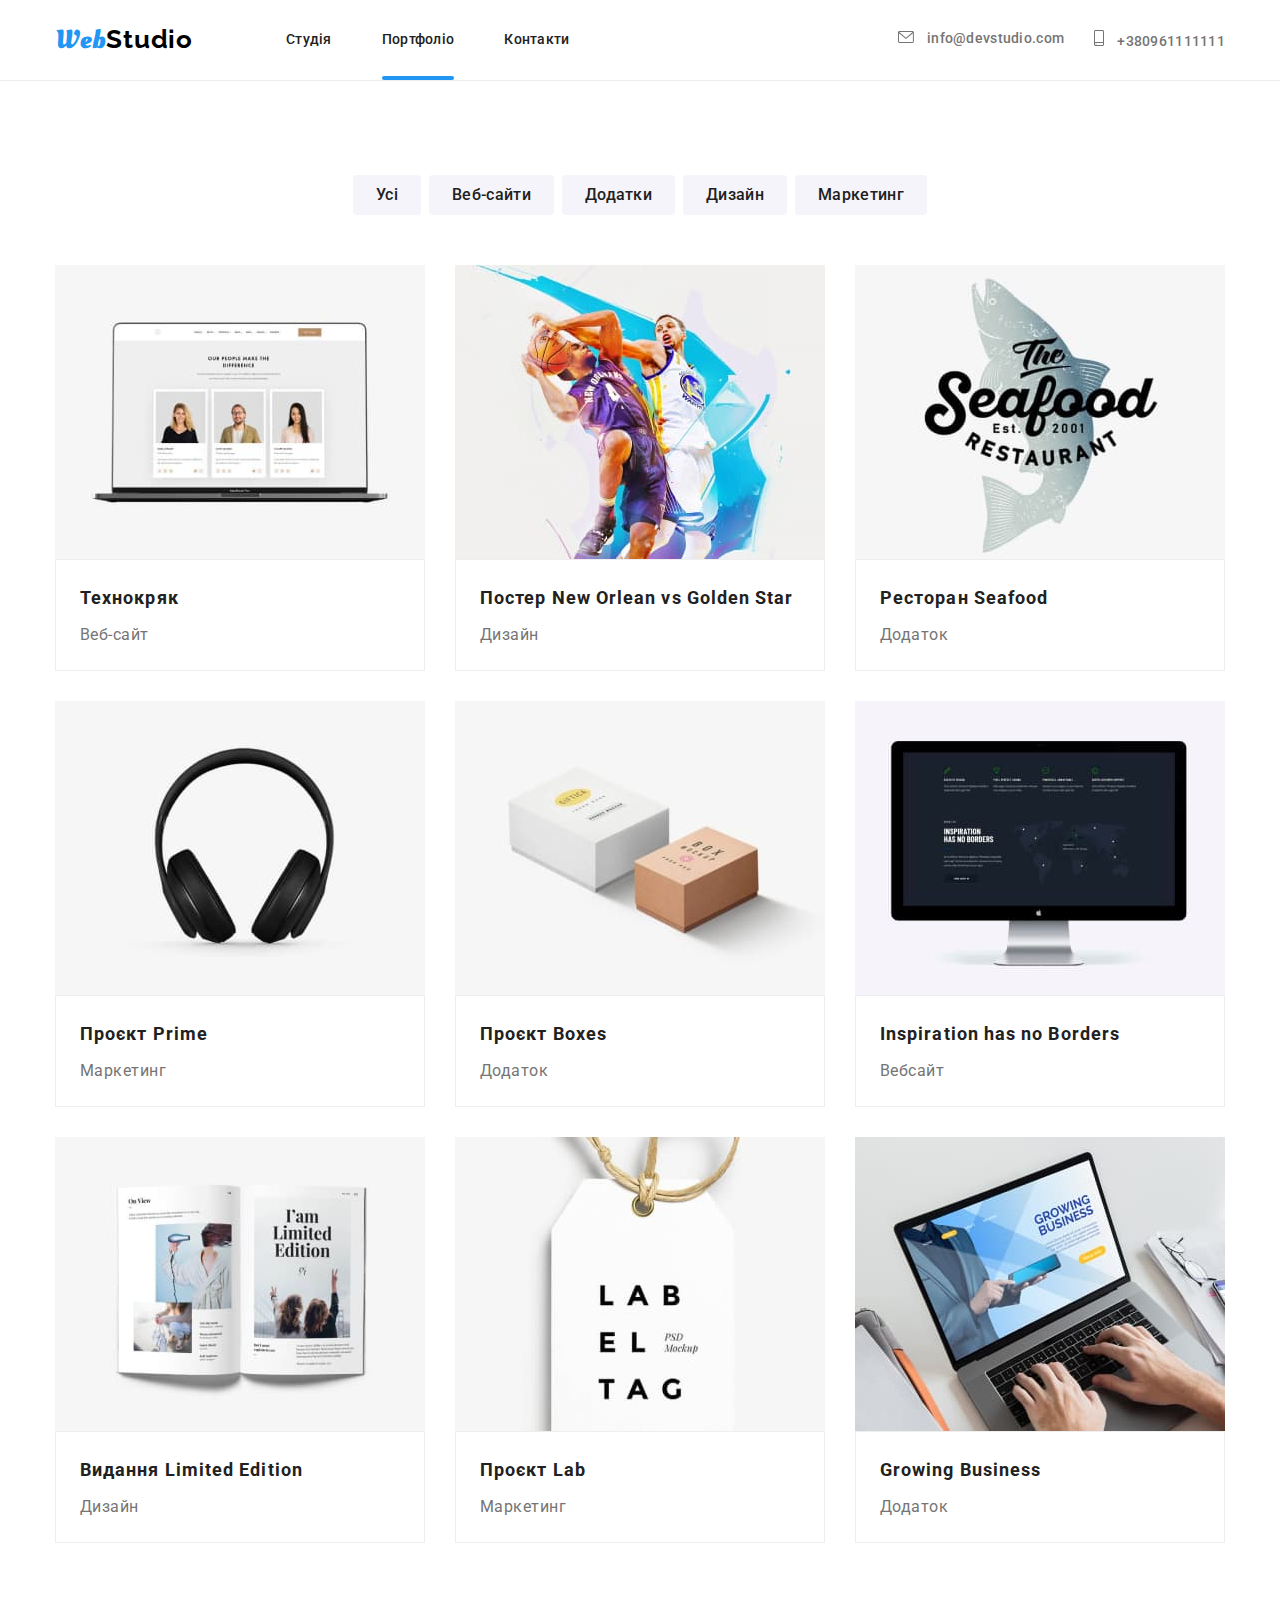
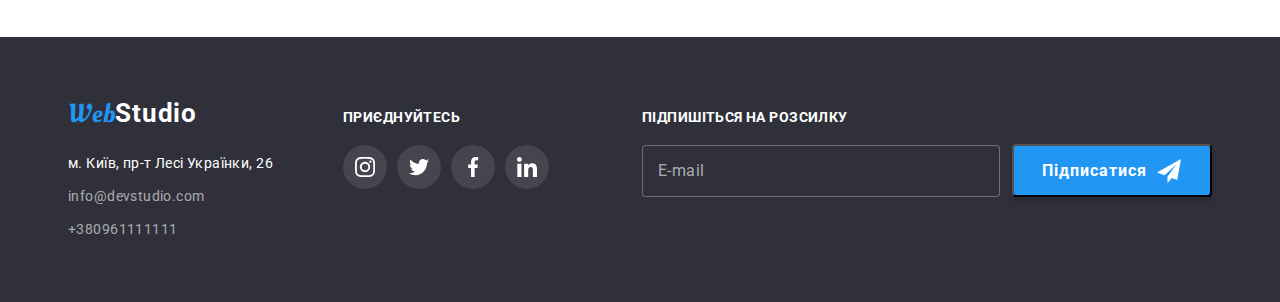
<file: portfolio.html>
<!DOCTYPE html>
<html lang="uk">
  <head>
    <meta charset="UTF-8" />
    <meta http-equiv="X-UA-Compatible" content="IE=edge" />
    <meta name="viewport" content="width=device-width, initial-scale=1.0" />
    <title>Portfolio</title>
    <link
      href="https://fonts.googleapis.com/css2?family=Oleo+Script&family=Raleway:wght@700&family=Roboto:wght@400;500;700;900&display=swap"
      rel="stylesheet"
    />
    <link
      rel="stylesheet"
      href="https://cdnjs.cloudflare.com/ajax/libs/modern-normalize/1.1.0/modern-normalize.min.css"
      integrity="sha512-wpPYUAdjBVSE4KJnH1VR1HeZfpl1ub8YT/NKx4PuQ5NmX2tKuGu6U/JRp5y+Y8XG2tV+wKQpNHVUX03MfMFn9Q=="
      crossorigin="anonymous"
      referrerpolicy="no-referrer"
    />
    <link rel="stylesheet" href="./css/main.min.css" />
   
  </head>
  <body>
    <header class="header">
      <div class="container container--nav">
        <!-- The logo is a link -->
        <a href="/" class="logo"> <span class="logo__web">Web</span>Studio </a>
        <!-- Main navigation -->
        <nav>
          <ul class="site-nav list">
            <li class="site-nav__item">
              <a href="./index.html" class="link">Студія</a>
            </li>
            <li class="site-nav__item">
              <a href="./portfolio.html" class="link site-nav__current"
                >Портфоліо</a
              >
            </li>
            <li class="site-nav__item"><a href="" class="link">Контакти</a></li>
          </ul>
        </nav>
        <ul class="contacts list">
          <li class="contacts__item">
            <a href="maito:info@devstudio.com" class="contacts__link link">
              <svg class="contacts__icon" width="16" height="12">
                <use href="./img/icons.svg#icon-envelope"></use>
              </svg>
              info@devstudio.com
            </a>
          </li>
          <li class="contacts__item">
            <a href="tel:+380961111111" class="contacts__link link">
              <svg class="contacts__icon" width="10" height="16">
                <use href="./img/icons.svg#icon-smartphone"></use>
              </svg>
              +380961111111</a
            >
          </li>
        </ul>
      </div>
    </header>

    <main>
      <section class="section">
        <div class="container">
          <h1 class="visually-hidden">Фільтр</h1>
          <ul class="button-list list">
            <li class="button-list__item">
              <button type="button" class="button-list__button">Усі</button>
            </li>
            <li class="button-list__item">
              <button type="button" class="button-list__button">
                Веб-сайти
              </button>
            </li>
            <li class="button-list__item">
              <button type="button" class="button-list__button">Додатки</button>
            </li>
            <li class="button-list__item">
              <button type="button" class="button-list__button">Дизайн</button>
            </li>
            <li class="button-list__item">
              <button type="button" class="button-list__button">
                Маркетинг
              </button>
            </li>
          </ul>

          <ul class="project-list list">
            <li class="project-list__item hovery">
              <a href="" class="link">
                <div class="overlay">
                  <div class="img-overlay">
                    <img src="./img/techn.jpg" alt="techno" width="370" />
                  </div>
                  <p class="project-list__text">
                    Ресурс пропонує комплексні пропозиції з різним рівнем
                    функціоналу та сервісів. Все це дозволить відвідувачу
                    отримати вичерпні відомості про компанію чи приватну особу.
                  </p>
                </div>

                <div class="name-project">
                  <h2 class="project-list__name">Технокряк</h2>
                  <p class="project-list__filter">Веб-сайт</p>
                </div>
              </a>
            </li>
            <li class="project-list__item hovery">
              <a href="" class="link">
                <div class="overlay">
                  <div class="img-overlay">
                    <img src="./img/poster.jpg" alt="poster" width="370" />
                  </div>
                  <p class="project-list__text">
                    Ресурс пропонує комплексні пропозиції з різним рівнем
                    функціоналу та сервісів. Все це дозволить відвідувачу
                    отримати вичерпні відомості про компанію чи приватну особу.
                  </p>
                </div>
                <div class="name-project">
                  <h2 class="project-list__name">
                    Постер <span lang="en">New Orlean vs Golden Star</span>
                  </h2>
                  <p class="project-list__filter">Дизайн</p>
                </div>
              </a>
            </li>
            <li class="project-list__item hovery">
              <a href="" class="link">
                <div class="overlay">
                  <div class="img-overlay">
                    <img
                      src="./img/restaurant.jpg"
                      alt="restaurant"
                      width="370"
                    />
                  </div>
                  <p class="project-list__text">
                    Ресурс пропонує комплексні пропозиції з різним рівнем
                    функціоналу та сервісів. Все це дозволить відвідувачу
                    отримати вичерпні відомості про компанію чи приватну особу.
                  </p>
                </div>
                <div class="name-project">
                  <h2 class="project-list__name">
                    Ресторан <span lang="en">Seafood</span>
                  </h2>
                  <p class="project-list__filter">Додаток</p>
                </div>
              </a>
            </li>
            <li class="project-list__item hovery">
              <a href="" class="link">
                <div class="overlay">
                  <div class="img-overlay">
                    <img src="./img/prime.jpg" alt="prime" width="370" />
                  </div>
                  <p class="project-list__text">
                    Ресурс пропонує комплексні пропозиції з різним рівнем
                    функціоналу та сервісів. Все це дозволить відвідувачу
                    отримати вичерпні відомості про компанію чи приватну особу.
                  </p>
                </div>
                <div class="name-project">
                  <h2 class="project-list__name">
                    Проєкт <span lang="en">Prime</span>
                  </h2>
                  <p class="project-list__filter">Маркетинг</p>
                </div>
              </a>
            </li>
            <li class="project-list__item hovery">
              <a href="" class="link">
                <div class="overlay">
                  <div class="img-overlay">
                    <img src="./img/boxes.jpg" alt="boxes" width="370" />
                  </div>
                  <p class="project-list__text">
                    Ресурс пропонує комплексні пропозиції з різним рівнем
                    функціоналу та сервісів. Все це дозволить відвідувачу
                    отримати вичерпні відомості про компанію чи приватну особу.
                  </p>
                </div>
                <div class="name-project">
                  <h2 class="project-list__name">
                    Проєкт <span lang="en">Boxes</span>
                  </h2>
                  <p class="project-list__filter">Додаток</p>
                </div>
              </a>
            </li>
            <li class="project-list__item hovery">
              <a href="" class="link">
                <div class="overlay">
                  <div class="img-overlay">
                    <img
                      src="./img/inspiration.jpg"
                      alt="inspiration"
                      width="370"
                    />
                  </div>
                  <p class="project-list__text">
                    Ресурс пропонує комплексні пропозиції з різним рівнем
                    функціоналу та сервісів. Все це дозволить відвідувачу
                    отримати вичерпні відомості про компанію чи приватну особу.
                  </p>
                </div>
                <div class="name-project">
                  <h2 class="project-list__name">
                    <span lang="en">Inspiration has no Borders</span>
                  </h2>
                  <p class="project-list__filter">Вебсайт</p>
                </div>
              </a>
            </li>
            <li class="project-list__item hovery">
              <a href="" class="link">
                <div class="overlay">
                  <div class="img-overlay">
                    <img src="./img/limited.jpg" alt="limited" width="370" />
                  </div>
                  <p class="project-list__text">
                    Ресурс пропонує комплексні пропозиції з різним рівнем
                    функціоналу та сервісів. Все це дозволить відвідувачу
                    отримати вичерпні відомості про компанію чи приватну особу.
                  </p>
                </div>
                <div class="name-project">
                  <h2 class="project-list__name">
                    Видання <span lang="en">Limited Edition</span>
                  </h2>
                  <p class="project-list__filter">Дизайн</p>
                </div>
              </a>
            </li>
            <li class="project-list__item hovery">
              <a href="" class="link">
                <div class="overlay">
                  <div class="img-overlay">
                    <img src="./img/lab.jpg" alt="lab" width="370" />
                  </div>
                  <p class="project-list__text">
                    Ресурс пропонує комплексні пропозиції з різним рівнем
                    функціоналу та сервісів. Все це дозволить відвідувачу
                    отримати вичерпні відомості про компанію чи приватну особу.
                  </p>
                </div>
                <div class="name-project">
                  <h2 class="project-list__name">
                    Проєкт <span lang="en">Lab</span>
                  </h2>
                  <p class="project-list__filter">Маркетинг</p>
                </div>
              </a>
            </li>
            <li class="project-list__item hovery">
              <a href="" class="link">
                <div class="overlay">
                  <div class="img-overlay">
                    <img src="./img/business.jpg" alt="business" width="370" />
                  </div>
                  <p class="project-list__text">
                    Ресурс пропонує комплексні пропозиції з різним рівнем
                    функціоналу та сервісів. Все це дозволить відвідувачу
                    отримати вичерпні відомості про компанію чи приватну особу.
                  </p>
                </div>
                <div class="name-project">
                  <h2 class="project-list__name">
                    <span lang="en">Growing Business</span>
                  </h2>
                  <p class="project-list__filter">Додаток</p>
                </div>
              </a>
            </li>
          </ul>
        </div>
      </section>
    </main>

    <footer class="footer">
      <div class="container social-networks">
        <div>
          <a href="/" class="footer__logo link">
            <span class="footer__web">Web</span>Studio
          </a>
          <address>
            <ul class="address-list list">
              <li class="address address-list__item">
                м. Київ, пр-т Лесі Українки, 26
              </li>
              <li class="address-list__item">
                <a
                  href="maito:info@devstudio.com"
                  class="address-list__link link"
                >
                  info@devstudio.com</a
                >
              </li>
              <li class="address-list__item">
                <a href="tel:+380961111111" class="address-list__link link">
                  +380961111111</a
                >
              </li>
            </ul>
          </address>
        </div>
        <div class="social-network">
          <p class="social-network__join">ПРИЄДНУЙТЕСЬ</p>
          <ul class="list social-list">
            <li class="social-list__items">
              <a href="" class="social-list__links">
                <svg class="social-list__icon" width="20" height="20">
                  <use href="./img/icons.svg#icon-instagram"></use>
                </svg>
              </a>
            </li>
            <li class="social-list__items">
              <a href="" class="social-list__links">
                <svg class="social-list__icon" width="20" height="20">
                  <use href="./img/icons.svg#icon-twitter"></use>
                </svg>
              </a>
            </li>
            <li class="social-list__items">
              <a href="" class="social-list__links">
                <svg class="social-list__icon" width="20" height="20">
                  <use href="./img/icons.svg#icon-facebook"></use>
                </svg>
              </a>
            </li>
            <li class="social-list__items">
              <a href="" class="social-list__links">
                <svg class="social-list__icon" width="20" height="20">
                  <use href="./img/icons.svg#icon-linkedin"></use>
                </svg>
              </a>
            </li>
          </ul>
        </div>

        <!-- FORM -->
        <form class="form">
          <div class="form-group">
            <label class="form__label">
              <span class="form__text">Підпишіться на розсилку</span>
              <input
                type="email"
                name="mail"
                placeholder="E-mail"
                class="form__input"
              />
            </label>
            <button type="submit" class="form__button">
              Підписатися
              <svg class="form__icon" width="24" height="24">
                <use href="./img/icons.svg#icon-send"></use>
              </svg>
            </button>
          </div>
        </form>
      </div>
    </footer>
  </body>
</html>
</file>
<file: css/main.min.css>
*,*::before,*::after{-webkit-box-sizing:border-box;box-sizing:border-box}body{background-color:#fff;color:var(--primary-text-color);font-family:Roboto,sans-serif;font-size:14px;margin:0px}.container{padding-left:15px;padding-right:15px;margin:0 auto}@media screen and (min-width: 480px){.container{width:480px}}@media screen and (min-width: 768px){.container{width:768px}}@media screen and (min-width: 1200px){.container{width:1200px}}.list{list-style:none;margin:0;padding:0}.link{text-decoration:none}img{display:block;max-width:100%}h1,h2,h3,h4,h5,h6,p{margin:0}.visually-hidden{position:absolute;white-space:nowrap;width:1px;height:1px;overflow:hidden;border:0;padding:0;clip:rect(0 0 0 0);-webkit-clip-path:inset(50%);clip-path:inset(50%);margin:-1px}.section{padding-top:94px;padding-bottom:94px}.header{border-bottom:1px solid #ececec}.container--nav{display:-webkit-box;display:-ms-flexbox;display:flex;-webkit-box-align:center;-ms-flex-align:center;align-items:center;position:relative}@media screen and (max-width: 767px){.container--nav{-webkit-box-pack:justify;-ms-flex-pack:justify;justify-content:space-between}}.logo{text-decoration:none;color:#000;font-family:"Raleway",sans-serif;font-weight:700;font-size:24px;line-height:1.16;letter-spacing:.03em;-webkit-transition:color 250ms cubic-bezier(0.4, 0, 0.2, 1);transition:color 250ms cubic-bezier(0.4, 0, 0.2, 1)}@media screen and (min-width: 1200px){.logo{font-size:26px;line-height:1.19}}.logo:hover{color:#2196f3}.logo__web{color:#2196f3;font-family:Oleo Script,cursive;font-size:24px;line-height:1.38;font-weight:700;letter-spacing:.03em}@media screen and (min-width: 1200px){.logo__web{font-size:26px;line-height:1.19}}@media screen and (max-width: 767px){.contacts{display:none}}@media screen and (min-width: 768px){.contacts{margin-left:auto;display:-webkit-box;display:-ms-flexbox;display:flex;-webkit-box-orient:vertical;-webkit-box-direction:normal;-ms-flex-direction:column;flex-direction:column;gap:10px}}@media screen and (min-width: 1200px){.contacts{-webkit-box-orient:horizontal;-webkit-box-direction:normal;-ms-flex-direction:row;flex-direction:row;margin-left:auto;gap:30px}}.contacts__link{font-size:12px;color:#757575;font-weight:500;line-height:1.16;letter-spacing:.02em;padding-top:21px;padding-bottom:21px;-webkit-transition:color 250ms cubic-bezier(0.4, 0, 0.2, 1);transition:color 250ms cubic-bezier(0.4, 0, 0.2, 1)}@media screen and (min-width: 1200px){.contacts__link{padding-top:32px;padding-bottom:32px;font-size:14px;font-weight:500;line-height:1.14}}.contacts__link:hover,.contacts__link:focus{color:#2196f3}.contacts__icon{fill:currentColor;margin-right:8px}@media screen and (min-width: 1200px){.contacts__icon{margin-right:10px}}.contacts__icon--envelope{width:14px;height:10px}@media screen and (min-width: 1200px){.contacts__icon--envelope{width:16px;height:12px}}.contacts__icon--smartphone{width:10px;height:14px}@media screen and (min-width: 1200px){.contacts__icon--smartphone{width:10px;height:16px}}.menu-toggle{display:-webkit-box;display:-ms-flexbox;display:flex;margin:0;padding:0;border:none;background-color:rgba(0,0,0,0);-webkit-box-align:center;-ms-flex-align:center;align-items:center;-webkit-box-pack:center;-ms-flex-pack:center;justify-content:center;cursor:pointer}@media(min-width: 768px){.menu-toggle{display:none}}.menu-toggle:hover .icon-close-mob,.menu-toggle:focus .icon-close-mob{fill:#2196f3}.menu-container{position:fixed;top:0;left:0;width:100vw;height:100vh;padding:48px 40px;background-color:#fff;-webkit-box-shadow:0px 4px 8px rgba(0,0,0,.04),0px 2px 4px rgba(0,0,0,.08),0px 1px 3px rgba(0,0,0,.16);box-shadow:0px 4px 8px rgba(0,0,0,.04),0px 2px 4px rgba(0,0,0,.08),0px 1px 3px rgba(0,0,0,.16);z-index:999;overflow-y:scroll;-webkit-transform:translateX(100%);transform:translateX(100%);-webkit-transition:-webkit-transform 250ms ease-in-out;transition:-webkit-transform 250ms ease-in-out;transition:transform 250ms ease-in-out;transition:transform 250ms ease-in-out, -webkit-transform 250ms ease-in-out}.menu-container.is-open{-webkit-transform:translateX(0);transform:translateX(0)}.menu-container .menu-toggle{position:absolute;top:21px;right:26px}.mobile-menu__link{color:#212121;font-style:normal;font-weight:500;font-size:40px;line-height:1.17;letter-spacing:.02em;display:block;-webkit-transition:color 250ms cubic-bezier(0.4, 0, 0.2, 1);transition:color 250ms cubic-bezier(0.4, 0, 0.2, 1)}.mobile-menu__link:hover,.mobile-menu__link:focus{color:#2196f3}.mobile-menu__item:not(:last-child){margin-bottom:32px}.mobile-contacts__link-tel{font-size:34px;color:#757575;font-weight:500;line-height:1.17;letter-spacing:.02em;color:#2196f3}.mobile-contacts__link{font-size:24px;color:#757575;font-weight:500;line-height:1.17;letter-spacing:.02em;color:#757575}.mobile-contacts{margin-top:302px}.mobile-contacts__item:not(:last-child){margin-bottom:32px}.mobile-soc__link{font-size:18px;color:#757575;font-weight:500;line-height:1.22;letter-spacing:.02em;color:#2196f3}.mobile-soc__link--line::after{content:"";width:22px;height:0px;border:1px solid rgba(33,33,33,.2);margin-left:10px;-webkit-transform:rotate(90deg);transform:rotate(90deg)}.mobile-soc{display:-webkit-box;display:-ms-flexbox;display:flex;margin-top:64px;text-align:center}.mobile-soc__item:not(:last-child){margin-right:10px}.site-nav .link{color:#212121;font-style:normal;font-weight:500;line-height:1.14;letter-spacing:.02em;display:block;padding-top:32px;padding-bottom:32px;-webkit-transition:color 250ms cubic-bezier(0.4, 0, 0.2, 1);transition:color 250ms cubic-bezier(0.4, 0, 0.2, 1)}.site-nav .link:hover,.site-nav .link:focus{color:#2196f3}.site-nav__current{color:#2196f3;position:relative}.site-nav__current::after{content:"";width:100%;height:4px;background-color:#2196f3;display:block;border-radius:2px;position:absolute;left:0;bottom:0}.site-nav{display:-webkit-box;display:-ms-flexbox;display:flex;margin-left:88px}@media screen and (max-width: 767px){.site-nav{display:none}}@media screen and (min-width: 1200px){.site-nav{margin-left:93px}}.site-nav__item:not(:last-child){margin-right:50px}.business{background-color:#2f303a;text-align:center;padding:218px 0px;max-width:1600px;height:600px;margin-left:auto;margin-right:auto;background-image:-webkit-gradient(linear, left top, right top, from(rgba(47, 48, 58, 0.4)), to(rgba(47, 48, 58, 0.4))),url("../img/img-adaptive/hero-mobile-1x.jpg");background-image:linear-gradient(to right, rgba(47, 48, 58, 0.4), rgba(47, 48, 58, 0.4)),url("../img/img-adaptive/hero-mobile-1x.jpg");background-repeat:no-repeat;background-position:center;background-size:cover}@media(min-device-pixel-ratio: 2),(-webkit-min-device-pixel-ratio: 2),(min-resolution: 192dpi),(min-resolution: 2dppx){.business{background-image:-webkit-gradient(linear, left top, right top, from(rgba(47, 48, 58, 0.4)), to(rgba(47, 48, 58, 0.4))),url("../img/img-adaptive/hero-mobile-2x.jpg");background-image:linear-gradient(to right, rgba(47, 48, 58, 0.4), rgba(47, 48, 58, 0.4)),url("../img/img-adaptive/hero-mobile-2x.jpg")}}@media screen and (min-width: 768px){.business{background-image:-webkit-gradient(linear, left top, right top, from(rgba(47, 48, 58, 0.4)), to(rgba(47, 48, 58, 0.4))),url("../img/img-adaptive/hero-tablet-1x.jpg");background-image:linear-gradient(to right, rgba(47, 48, 58, 0.4), rgba(47, 48, 58, 0.4)),url("../img/img-adaptive/hero-tablet-1x.jpg")}}@media screen and (min-width: 768px)and (min-device-pixel-ratio: 2),screen and (min-width: 768px)and (-webkit-min-device-pixel-ratio: 2),screen and (min-width: 768px)and (min-resolution: 192dpi),screen and (min-width: 768px)and (min-resolution: 2dppx){.business{background-image:-webkit-gradient(linear, left top, right top, from(rgba(47, 48, 58, 0.4)), to(rgba(47, 48, 58, 0.4))),url("../img/img-adaptive/hero-tablet-2x.jpg");background-image:linear-gradient(to right, rgba(47, 48, 58, 0.4), rgba(47, 48, 58, 0.4)),url("../img/img-adaptive/hero-tablet-2x.jpg")}}@media screen and (min-width: 1200px){.business{padding:200px 0px;background-image:-webkit-gradient(linear, left top, right top, from(rgba(47, 48, 58, 0.4)), to(rgba(47, 48, 58, 0.4))),url("../img/img-adaptive/hero-desktop-1x.jpg");background-image:linear-gradient(to right, rgba(47, 48, 58, 0.4), rgba(47, 48, 58, 0.4)),url("../img/img-adaptive/hero-desktop-1x.jpg")}}@media screen and (min-width: 1200px)and (min-device-pixel-ratio: 2),screen and (min-width: 1200px)and (-webkit-min-device-pixel-ratio: 2),screen and (min-width: 1200px)and (min-resolution: 192dpi),screen and (min-width: 1200px)and (min-resolution: 2dppx){.business{background-image:-webkit-gradient(linear, left top, right top, from(rgba(47, 48, 58, 0.4)), to(rgba(47, 48, 58, 0.4))),url("../img/img-adaptive/hero-desktop-2x.jpg");background-image:linear-gradient(to right, rgba(47, 48, 58, 0.4), rgba(47, 48, 58, 0.4)),url("../img/img-adaptive/hero-desktop-2x.jpg")}}.business__title{color:#fff;font-weight:900;font-size:26px;line-height:1.61;text-align:center;letter-spacing:.06em;text-transform:uppercase;margin-bottom:30px}@media screen and (min-width: 1200px){.business__title{font-size:44px;line-height:1.36}}.business__button{font-family:inherit;cursor:pointer;color:#fff;background-color:#2196f3;font-family:inherit;font-weight:700;font-size:16px;line-height:1.87;display:inline-block;-webkit-box-align:center;-ms-flex-align:center;align-items:center;text-align:center;letter-spacing:.06em;border:1px solid rgba(0,0,0,0);border-radius:4px;padding:10px 24px;padding:10px 32px;min-width:152px;-webkit-transition:background-color 250ms cubic-bezier(0.4, 0, 0.2, 1);transition:background-color 250ms cubic-bezier(0.4, 0, 0.2, 1)}@media screen and (min-width: 1200px){.business__button{padding:10px 32px}}.business__button:hover,.business__button:focus{background-color:#188ce8}.backdrop{position:fixed;top:0;left:0;width:100%;height:100%;background-color:rgba(0,0,0,.2);opacity:1;-webkit-transition:opacity 250ms cubic-bezier(0.4, 0, 0.2, 1);transition:opacity 250ms cubic-bezier(0.4, 0, 0.2, 1);overflow-y:scroll}.backdrop.is-hidden{opacity:0;pointer-events:none;visibility:hidden}.modal{position:absolute;top:50%;left:50%;max-height:609px;max-width:450px;background-color:#fff;-webkit-box-shadow:0px 1px 3px rgba(0,0,0,.12),0px 1px 1px rgba(0,0,0,.14),0px 2px 1px rgba(0,0,0,.2);box-shadow:0px 1px 3px rgba(0,0,0,.12),0px 1px 1px rgba(0,0,0,.14),0px 2px 1px rgba(0,0,0,.2);border-radius:4px;-webkit-transform:translate(-50%, -50%) scale(1);transform:translate(-50%, -50%) scale(1);-webkit-transition:-webkit-transform 250ms cubic-bezier(0.4, 0, 0.2, 1);transition:-webkit-transform 250ms cubic-bezier(0.4, 0, 0.2, 1);transition:transform 250ms cubic-bezier(0.4, 0, 0.2, 1);transition:transform 250ms cubic-bezier(0.4, 0, 0.2, 1), -webkit-transform 250ms cubic-bezier(0.4, 0, 0.2, 1)}@media screen and (min-width: 1200px){.modal{min-height:581px;min-width:528px}}.backdrop.is-hidden .modal{-webkit-transform:translate(-50%, -50%) scale(0.9);transform:translate(-50%, -50%) scale(0.9)}.icon-button{width:30px;height:30px;text-decoration:none;border-radius:50%;background-color:#fff;border:1px solid rgba(0,0,0,.1);display:-webkit-box;display:-ms-flexbox;display:flex;-webkit-box-align:center;-ms-flex-align:center;align-items:center;-webkit-box-pack:center;-ms-flex-pack:center;justify-content:center;position:absolute;top:8px;right:8px;cursor:pointer}.icon-button__close{fill:#000;-webkit-transition:fill 250ms cubic-bezier(0.4, 0, 0.2, 1);transition:fill 250ms cubic-bezier(0.4, 0, 0.2, 1)}.icon-button:hover .icon-button__close,.icon-button:focus .icon-button__close{fill:#2196f3}.form-modal{padding:40px}.form-modal__name{font-weight:700;font-size:20px;line-height:1.15;text-align:center;letter-spacing:.03em;color:#212121;margin-bottom:12px}.form-modal__name{font-weight:700;font-size:20px;line-height:1.15;text-align:center;letter-spacing:.03em;color:#212121;margin-bottom:12px}.form-modal__field:focus-within>.form-modal__icon{fill:#2196f3}.form-modal__text{font-family:inherit;font-weight:400;font-size:12px;line-height:1.16;letter-spacing:.01em;color:#757575;margin-bottom:4px;text-align:left}.form-modal__icon{fill:#212121;position:absolute;top:32px;left:15px;display:inline-block;-webkit-transition:fill 250ms cubic-bezier(0.4, 0, 0.2, 1);transition:fill 250ms cubic-bezier(0.4, 0, 0.2, 1)}.form-modal__input{min-width:370px;min-height:40px;border:1px solid rgba(33,33,33,.2);border-radius:4px;outline:none;margin:0;padding-left:42px;-webkit-transition:border-color 250ms cubic-bezier(0.4, 0, 0.2, 1);transition:border-color 250ms cubic-bezier(0.4, 0, 0.2, 1)}@media screen and (min-width: 1200px){.form-modal__input{min-width:448px}}.form-modal__input:focus-within{border-color:#2196f3}textarea{resize:none}label{display:-webkit-box;display:-ms-flexbox;display:flex;-webkit-box-orient:vertical;-webkit-box-direction:normal;-ms-flex-direction:column;flex-direction:column;margin-bottom:10px;position:relative}.area{min-height:120px;padding:12px 16px}.area::-webkit-input-placeholder{font-weight:400;font-size:12px;line-height:1.16;letter-spacing:.01em;color:rgba(117,117,117,.5)}.area::-moz-placeholder{font-weight:400;font-size:12px;line-height:1.16;letter-spacing:.01em;color:rgba(117,117,117,.5)}.area:-ms-input-placeholder{font-weight:400;font-size:12px;line-height:1.16;letter-spacing:.01em;color:rgba(117,117,117,.5)}.area::-ms-input-placeholder{font-weight:400;font-size:12px;line-height:1.16;letter-spacing:.01em;color:rgba(117,117,117,.5)}.area::placeholder{font-weight:400;font-size:12px;line-height:1.16;letter-spacing:.01em;color:rgba(117,117,117,.5)}.label-license{-webkit-box-orient:horizontal;-webkit-box-direction:normal;-ms-flex-direction:row;flex-direction:row;-webkit-box-align:center;-ms-flex-align:center;align-items:center;-webkit-box-pack:center;-ms-flex-pack:center;justify-content:center;margin-top:20px;margin-bottom:30px;align-items:center}.label-license__checkbox{position:absolute;white-space:nowrap;width:1px;height:1px;overflow:hidden;border:0;padding:0;clip:rect(0 0 0 0);-webkit-clip-path:inset(50%);clip-path:inset(50%);margin:-1px}.label-license__checkbox:checked+.label-license__icon{border-color:rgba(0,0,0,0);background-color:#2196f3;background-image:url("../img/icon-check.svg");background-size:contain;background-origin:content-box;background-position:center;background-repeat:no-repeat}.label-license__icon{display:inline-block;width:16px;height:15px;margin-right:8px;border:2px solid #212121;border-radius:2px}.label-license__text{font-weight:400;font-size:12px;line-height:1.71;letter-spacing:.03em;color:#757575}@media screen and (min-width: 1200px){.label-license__text{font-size:14px}}.label-license__link{color:#2196f3}.button-form-modal{display:block;font-family:inherit;cursor:pointer;color:#fff;background-color:#2196f3;font-weight:700;font-size:16px;line-height:1.87;text-align:center;letter-spacing:.06em;margin:0 auto;-webkit-box-align:center;-ms-flex-align:center;align-items:center;-webkit-box-shadow:0px 4px 4px rgba(0,0,0,.15);box-shadow:0px 4px 4px rgba(0,0,0,.15);border-radius:4px;border:rgba(0,0,0,0);padding:10px 52px;min-width:200px;-webkit-transition:background-color 250ms cubic-bezier(0.4, 0, 0.2, 1);transition:background-color 250ms cubic-bezier(0.4, 0, 0.2, 1)}.button-form-modal:hover,.button-form-modal:focus{background-color:#188ce8}.section{padding-top:60px;padding-bottom:60px}@media screen and (min-width: 1200px){.section{padding-top:94px;padding-bottom:94px}}@media screen and (min-width: 1200px){.section-priority{padding-bottom:0px}}.section-priority__title{color:#212121;font-weight:700;line-height:1.14;letter-spacing:.03em;text-transform:uppercase;text-align:center;font-size:14px}@media screen and (min-width: 768px){.section-priority__title{text-align:start}}.list .section-priority__title{margin-bottom:10px}.priority__text{color:#757575;line-height:1.71;letter-spacing:.03em}.priority__item{max-width:450px}@media screen and (min-width: 768px){.priority__item{-ms-flex-preferred-size:calc((100% - 30px)/2);flex-basis:calc((100% - 30px)/2);width:354px}}@media screen and (min-width: 1200px){.priority__item{-ms-flex-preferred-size:auto;flex-basis:auto;width:270px}}@media screen and (min-width: 768px){.priority{display:-webkit-box;display:-ms-flexbox;display:flex;-ms-flex-wrap:wrap;flex-wrap:wrap;gap:30px}}@media screen and (min-width: 1200px){.priority{-ms-flex-wrap:nowrap;flex-wrap:nowrap}}.icon-features{display:-webkit-box;display:-ms-flexbox;display:flex;-webkit-box-pack:center;-ms-flex-pack:center;justify-content:center;-webkit-box-align:center;-ms-flex-align:center;align-items:center;background-color:#f5f4fa;margin-bottom:30px;height:120px}@media screen and (max-width: 767px){.priority__item:not(:last-child){margin-bottom:30px}}@media screen and (max-width: 1199px){.work{display:none}}.work__title{color:#212121;font-weight:700;font-size:36px;line-height:1.16;text-align:center;letter-spacing:.03em;margin-bottom:50px}.working{display:-webkit-box;display:-ms-flexbox;display:flex}.working__item{margin-right:30px;width:calc((100% - 60px)/3)}.working__item:last-child{margin-right:0}.img-position{position:relative}.working__position{position:absolute;bottom:0;left:0;width:370px;height:70px;background:rgba(47,48,58,.8);text-align:center;padding-top:27px;padding-bottom:27px;color:#fff;font-weight:700;font-size:14px;line-height:1.14;text-transform:uppercase}.section.comand{background-color:#f5f4fa}.comand__title{color:#212121;font-weight:700;font-size:28px;line-height:1.16;text-align:center;letter-spacing:.03em;margin-bottom:30px}@media screen and (min-width: 1200px){.comand__title{font-size:36px;margin-bottom:50px}}.comand-list{display:-webkit-box;display:-ms-flexbox;display:flex;-webkit-box-orient:vertical;-webkit-box-direction:normal;-ms-flex-direction:column;flex-direction:column;-webkit-box-align:center;-ms-flex-align:center;align-items:center;-webkit-box-pack:center;-ms-flex-pack:center;justify-content:center;gap:30px}@media screen and (min-width: 768px){.comand-list{-webkit-box-orient:horizontal;-webkit-box-direction:normal;-ms-flex-direction:row;flex-direction:row;-ms-flex-wrap:wrap;flex-wrap:wrap}}@media screen and (min-width: 1200px){.comand-list{-webkit-box-orient:horizontal;-webkit-box-direction:normal;-ms-flex-direction:row;flex-direction:row;-ms-flex-wrap:nowrap;flex-wrap:nowrap}}.comand-list__item{border:1px solid rgba(0,0,0,0);border-radius:0px 0px 4px 4px;-webkit-box-shadow:0px 1px 3px rgba(0,0,0,.12),0px 1px 1px rgba(0,0,0,.14),0px 2px 1px rgba(0,0,0,.2);box-shadow:0px 1px 3px rgba(0,0,0,.12),0px 1px 1px rgba(0,0,0,.14),0px 2px 1px rgba(0,0,0,.2)}@media screen and (min-width: 768px){.comand-list__item{width:calc((100% - 30px)/2)}}@media screen and (min-width: 1200px){.comand-list__item{width:calc((100% - 90px)*4)}}.comand-list__item:last-child{margin-right:0}.job-title{text-align:center;padding-top:30px;padding-bottom:30px;background-color:#fff}.comand-list__name{color:#212121;font-weight:500;font-size:16px;line-height:1.18;letter-spacing:.03em;margin-bottom:10px}.comand-list__prof{color:#757575;font-weight:400;font-size:16px;line-height:1.18;letter-spacing:.03em;margin-bottom:16px}.comand-social{display:-webkit-box;display:-ms-flexbox;display:flex;-webkit-box-align:center;-ms-flex-align:center;align-items:center;-webkit-box-pack:center;-ms-flex-pack:center;justify-content:center}.comand-social__icon{margin-left:10px}.comand-social__icon:nth-child(1){margin-left:0px}.comand-social__link{width:44px;height:44px;text-decoration:none;display:-webkit-box;display:-ms-flexbox;display:flex;border-radius:50%;-webkit-box-align:center;-ms-flex-align:center;align-items:center;-webkit-box-pack:center;-ms-flex-pack:center;justify-content:center;-webkit-transition:background-color 250ms cubic-bezier(0.4, 0, 0.2, 1);transition:background-color 250ms cubic-bezier(0.4, 0, 0.2, 1)}.comand-social__link:hover,.comand-social__link:focus{background-color:#2196f3;border-radius:50%}.comand-social__link:hover .comand-social__svg,.comand-social__link:focus .comand-social__svg{fill:#fff}.comand-social__svg{fill:#afb1b8;-webkit-transition:fill 250ms cubic-bezier(0.4, 0, 0.2, 1);transition:fill 250ms cubic-bezier(0.4, 0, 0.2, 1)}.section__customers{color:#212121;font-weight:700;font-size:28px;line-height:1.16;text-align:center;letter-spacing:.03em;margin-bottom:30px}@media screen and (min-width: 1200px){.section__customers{font-size:36px;margin-bottom:50px}}.client-list{display:-webkit-box;display:-ms-flexbox;display:flex;-webkit-box-align:center;-ms-flex-align:center;align-items:center;-webkit-box-pack:center;-ms-flex-pack:center;justify-content:center;-ms-flex-wrap:wrap;flex-wrap:wrap;gap:30px}@media screen and (min-width: 1200px){.client-list{-ms-flex-wrap:nowrap;flex-wrap:nowrap}}.client-list__link{-ms-flex-preferred-size:calc((100% - 30px)/2);flex-basis:calc((100% - 30px)/2);text-decoration:none;display:-webkit-box;display:-ms-flexbox;display:flex;-webkit-box-align:center;-ms-flex-align:center;align-items:center;-webkit-box-pack:center;-ms-flex-pack:center;justify-content:center;width:210px;height:92px;border:1px solid #afb1b8;border-radius:4px;-webkit-transition:border 250ms cubic-bezier(0.4, 0, 0.2, 1);transition:border 250ms cubic-bezier(0.4, 0, 0.2, 1)}@media screen and (min-width: 768px){.client-list__link{-ms-flex-preferred-size:calc((100% - 60px)/3);flex-basis:calc((100% - 60px)/3);width:226px}}@media screen and (min-width: 1200px){.client-list__link{width:170px}}.client-list__link:hover,.client-list__link:focus{fill:#2196f3;border:1px solid #2196f3}.client-list__icon{fill:#afb1b8;-webkit-transition:fill 250ms cubic-bezier(0.4, 0, 0.2, 1);transition:fill 250ms cubic-bezier(0.4, 0, 0.2, 1)}.client-list__link:hover .client-list__icon,.client-list__link:focus .client-list__icon{fill:#2196f3}.footer{background-color:#2f303a;padding-top:60px;padding-bottom:60px}.social-networks{display:-webkit-box;display:-ms-flexbox;display:flex;-webkit-box-orient:vertical;-webkit-box-direction:normal;-ms-flex-direction:column;flex-direction:column;-webkit-box-align:center;-ms-flex-align:center;align-items:center}@media screen and (min-width: 1200px){.social-networks{-webkit-box-orient:horizontal;-webkit-box-direction:normal;-ms-flex-direction:row;flex-direction:row;-webkit-box-pack:center;-ms-flex-pack:center;justify-content:center;-webkit-box-align:baseline;-ms-flex-align:baseline;align-items:baseline}}.footer__logo{color:#fff;font-size:24px;line-height:1.16;font-weight:700;letter-spacing:.03em;-webkit-transition:color 250ms cubic-bezier(0.4, 0, 0.2, 1);transition:color 250ms cubic-bezier(0.4, 0, 0.2, 1);display:inline-block;margin-bottom:20px;display:block;margin-bottom:20px;text-align:center}@media screen and (min-width: 1200px){.footer__logo{font-size:26px;line-height:1.19;display:inline-block}}.footer__logo:hover{color:#2196f3}.footer__web{color:#2196f3;font-family:Oleo Script,cursive;font-size:26px;line-height:1.38;font-weight:400;letter-spacing:.03em}.address{font-style:normal;color:#fff;font-weight:400;font-size:14px;line-height:1.71;letter-spacing:.03em}.address-list__item{margin-bottom:9px;text-align:center}@media screen and (min-width: 1200px){.address-list__item{text-align:start}}.address-list__item:last-child{margin-bottom:0px}.address-list__link{color:rgba(255,255,255,.6);font-style:normal;font-weight:400;font-size:14px;line-height:1.71;letter-spacing:.03em;-webkit-transition:color 250ms cubic-bezier(0.4, 0, 0.2, 1);transition:color 250ms cubic-bezier(0.4, 0, 0.2, 1)}.address-list__link:hover,.address-list__link:focus{color:#2196f3}.social-network{margin-top:60px}@media screen and (min-width: 768px){.social-network{margin-top:0px;margin-left:165px}}@media screen and (min-width: 1200px){.social-network{margin-top:0px;margin-left:70px}}.social-network__join{text-align:center;margin-bottom:20px;font-weight:700;letter-spacing:.03em;text-transform:uppercase;color:#fff}@media screen and (min-width: 1200px){.social-network__join{text-align:left}}.social-list{display:-webkit-box;display:-ms-flexbox;display:flex;gap:10px}.social-list__links{width:44px;height:44px;border-radius:50%;background-color:rgba(255,255,255,.1);text-decoration:none;display:-webkit-box;display:-ms-flexbox;display:flex;-webkit-box-align:center;-ms-flex-align:center;align-items:center;-webkit-box-pack:center;-ms-flex-pack:center;justify-content:center;-webkit-transition:background-color 250ms cubic-bezier(0.4, 0, 0.2, 1);transition:background-color 250ms cubic-bezier(0.4, 0, 0.2, 1)}.social-list__links:hover,.social-list__links:focus{background-color:#2196f3}.social-list__icon{fill:#fff}.form{margin-top:60px}@media screen and (min-width: 1200px){.form{margin-top:0px;margin-left:93px}}.form-group{display:-webkit-box;display:-ms-flexbox;display:flex;-webkit-box-orient:vertical;-webkit-box-direction:normal;-ms-flex-direction:column;flex-direction:column;-webkit-box-align:center;-ms-flex-align:center;align-items:center}@media screen and (min-width: 1200px){.form-group{-webkit-box-orient:horizontal;-webkit-box-direction:normal;-ms-flex-direction:row;flex-direction:row;-webkit-box-align:end;-ms-flex-align:end;align-items:flex-end}}.form__label{display:-webkit-box;display:-ms-flexbox;display:flex;-webkit-box-orient:vertical;-webkit-box-direction:normal;-ms-flex-direction:column;flex-direction:column;margin:0}.form__text{font-family:inherit;font-weight:700;font-size:14px;line-height:1.14;letter-spacing:.03em;text-transform:uppercase;color:#fff;margin-bottom:20px;text-align:center}@media screen and (min-width: 1200px){.form__text{text-align:start}}.form__input{display:-webkit-box;display:-ms-flexbox;display:flex;padding:15px;border:1px solid rgba(255,255,255,.3);border-radius:4px;font-family:inherit;font-size:16px;line-height:1.25;letter-spacing:.03em;background-color:#2f303a;min-width:310px;outline:none}@media screen and (min-width: 768px){.form__input{min-width:450px}}@media screen and (min-width: 1200px){.form__input{min-width:358px}}.form__input::-webkit-input-placeholder{color:rgba(255,255,255,.6)}.form__input::-moz-placeholder{color:rgba(255,255,255,.6)}.form__input:-ms-input-placeholder{color:rgba(255,255,255,.6)}.form__input::-ms-input-placeholder{color:rgba(255,255,255,.6)}.form__input::placeholder{color:rgba(255,255,255,.6)}.form__button{font-family:inherit;cursor:pointer;color:#fff;background-color:#2196f3;font-weight:700;font-size:16px;line-height:1.87;display:-webkit-box;display:-ms-flexbox;display:flex;-webkit-box-align:center;-ms-flex-align:center;align-items:center;text-align:center;letter-spacing:.06em;-webkit-box-shadow:0px 4px 4px rgba(0,0,0,.15);box-shadow:0px 4px 4px rgba(0,0,0,.15);border-radius:4px;padding:10px 28px;min-width:200px;margin-top:20px}@media screen and (min-width: 1200px){.form__button{margin-top:0px;margin-left:12px}}.form__icon{fill:currentColor;margin-left:10px}@media screen and (min-width: 768px){.tablet-flex{display:-webkit-box;display:-ms-flexbox;display:flex;-webkit-box-align:baseline;-ms-flex-align:baseline;align-items:baseline}}.button-list{display:-webkit-box;display:-ms-flexbox;display:flex;-webkit-box-pack:center;-ms-flex-pack:center;justify-content:center;margin-bottom:50px}.button-list__item:not(:last-child){margin-right:8px}.button-list__button{font-family:inherit;cursor:pointer;color:#212121;background-color:#f5f4fa;font-weight:500;font-size:16px;line-height:1.62;letter-spacing:.02em;border:1px solid rgba(0,0,0,0);border-radius:4px;display:inline-block;-webkit-box-align:center;-ms-flex-align:center;align-items:center;text-align:center;padding:6px 22px;-webkit-transition:background-color 250ms cubic-bezier(0.4, 0, 0.2, 1),color 250ms cubic-bezier(0.4, 0, 0.2, 1),-webkit-box-shadow 250ms cubic-bezier(0.4, 0, 0.2, 1);transition:background-color 250ms cubic-bezier(0.4, 0, 0.2, 1),color 250ms cubic-bezier(0.4, 0, 0.2, 1),-webkit-box-shadow 250ms cubic-bezier(0.4, 0, 0.2, 1);transition:background-color 250ms cubic-bezier(0.4, 0, 0.2, 1),color 250ms cubic-bezier(0.4, 0, 0.2, 1),box-shadow 250ms cubic-bezier(0.4, 0, 0.2, 1);transition:background-color 250ms cubic-bezier(0.4, 0, 0.2, 1),color 250ms cubic-bezier(0.4, 0, 0.2, 1),box-shadow 250ms cubic-bezier(0.4, 0, 0.2, 1),-webkit-box-shadow 250ms cubic-bezier(0.4, 0, 0.2, 1)}.button-list__button:hover,.button-list__button:focus{color:#fff;background-color:#2196f3;-webkit-box-shadow:0px 3px 1px rgba(0,0,0,.1),0px 1px 2px rgba(0,0,0,.08),0px 2px 2px rgba(0,0,0,.12);box-shadow:0px 3px 1px rgba(0,0,0,.1),0px 1px 2px rgba(0,0,0,.08),0px 2px 2px rgba(0,0,0,.12)}.project-list{display:-webkit-box;display:-ms-flexbox;display:flex;-ms-flex-wrap:wrap;flex-wrap:wrap;gap:30px}.project-list__item{width:calc((100% - 60px)/3)}.hovery:hover,.hovery:focus{-webkit-box-shadow:0px 3px 1px rgba(0,0,0,.1),0px 1px 2px rgba(0,0,0,.08),0px 2px 2px rgba(0,0,0,.12);box-shadow:0px 3px 1px rgba(0,0,0,.1),0px 1px 2px rgba(0,0,0,.08),0px 2px 2px rgba(0,0,0,.12)}.hovery:hover .project-list__text,.hovery:focus .project-list__text{-webkit-transform:translateY(0);transform:translateY(0)}.hovery:hover .img-overlay::before,.hovery:focus .img-overlay::before{-webkit-transform:translateY(0);transform:translateY(0)}.overlay{position:relative;overflow:hidden}.img-overlay::before{display:inline-block;position:absolute;content:"";top:0;left:0;width:100%;height:100%;background-color:rgba(33,150,243,.9);-webkit-transform:translateY(100%);transform:translateY(100%);-webkit-transition:-webkit-transform 250ms cubic-bezier(0.4, 0, 0.2, 1);transition:-webkit-transform 250ms cubic-bezier(0.4, 0, 0.2, 1);transition:transform 250ms cubic-bezier(0.4, 0, 0.2, 1);transition:transform 250ms cubic-bezier(0.4, 0, 0.2, 1), -webkit-transform 250ms cubic-bezier(0.4, 0, 0.2, 1)}.project-list__text{position:absolute;top:0;left:0;-webkit-transform:translateY(100%);transform:translateY(100%);-webkit-transition:-webkit-transform 250ms cubic-bezier(0.4, 0, 0.2, 1);transition:-webkit-transform 250ms cubic-bezier(0.4, 0, 0.2, 1);transition:transform 250ms cubic-bezier(0.4, 0, 0.2, 1);transition:transform 250ms cubic-bezier(0.4, 0, 0.2, 1), -webkit-transform 250ms cubic-bezier(0.4, 0, 0.2, 1);display:inline-block;text-align:left;padding:63px 24px;font-weight:400;font-size:18px;line-height:1.55;color:#fff;letter-spacing:.03em}.name-project{padding:20px 24px;border:1px solid #eee}.project-list__name{color:#212121;font-weight:700;font-size:18px;line-height:2;letter-spacing:.06em;margin-bottom:4px}.project-list__filter{color:#757575;font-weight:400;font-size:16px;line-height:1.87;letter-spacing:.03em}/*# sourceMappingURL=main.min.css.map */
</file>
